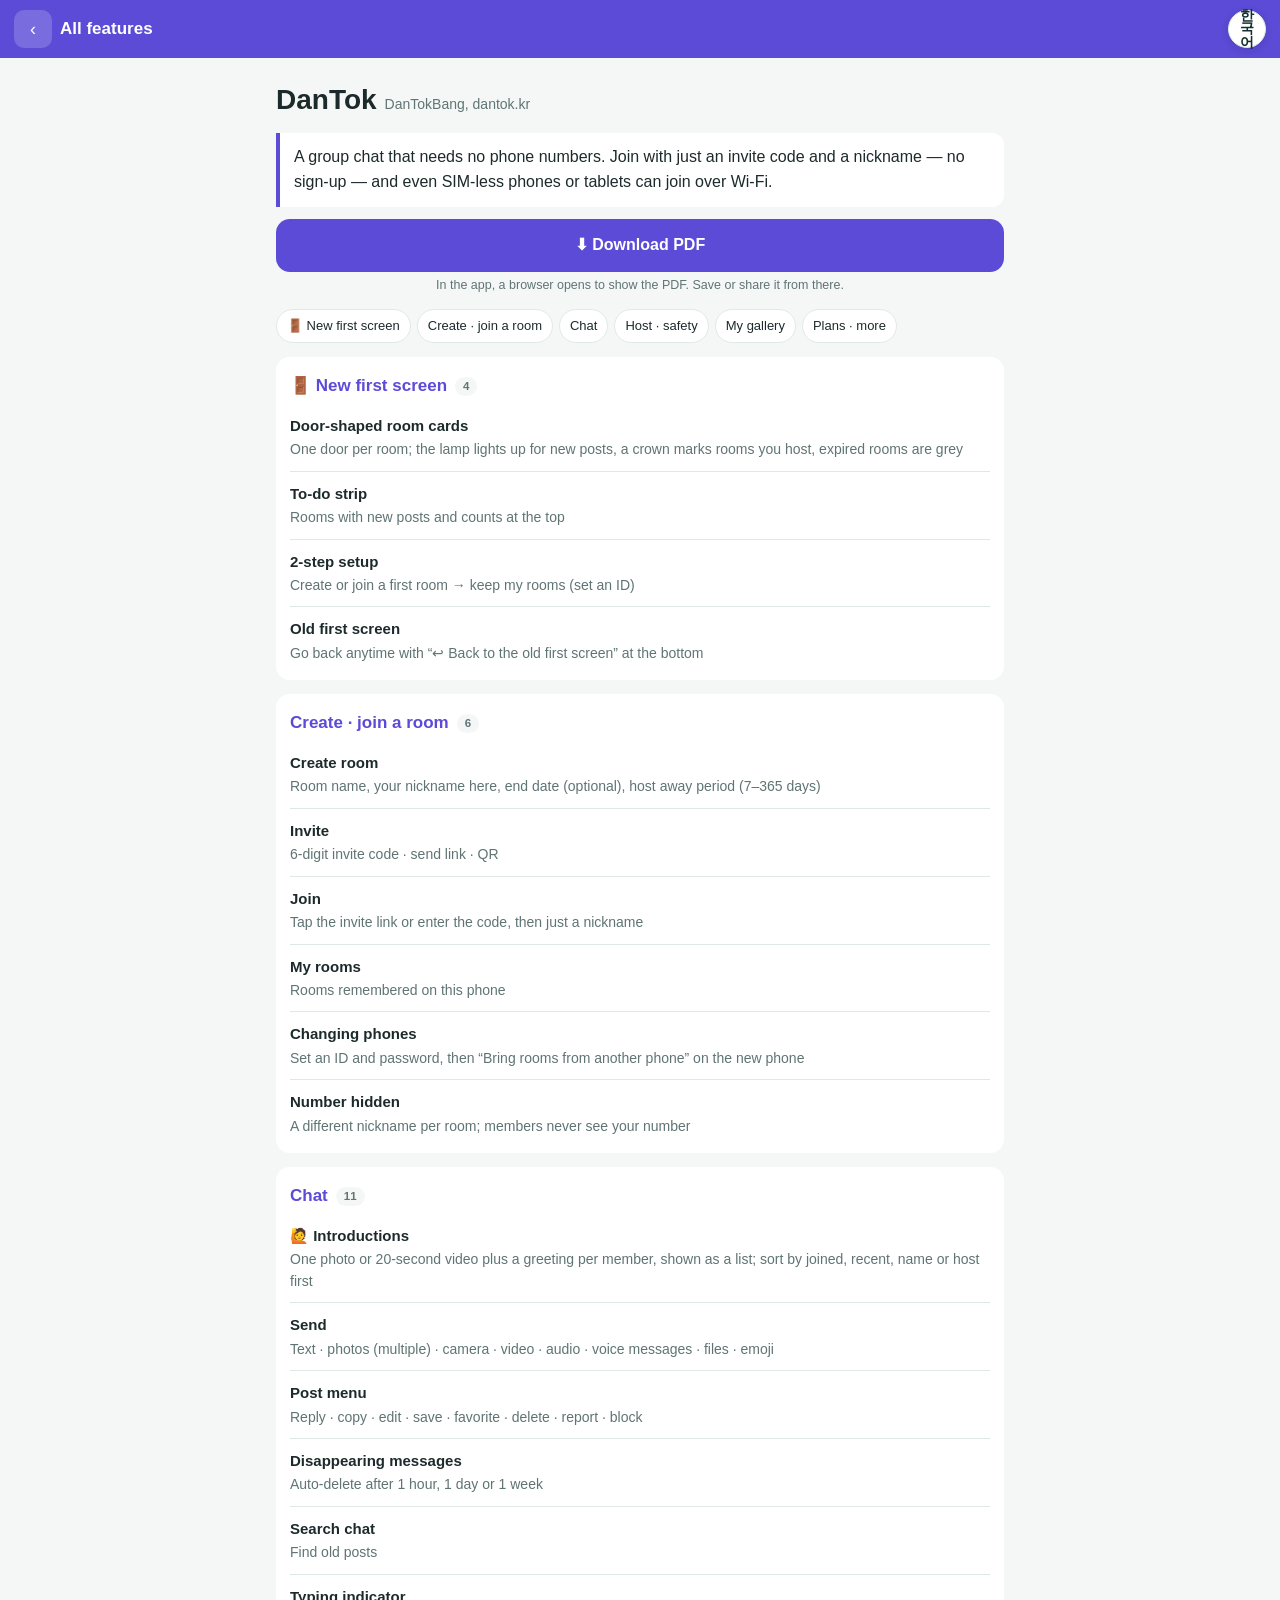
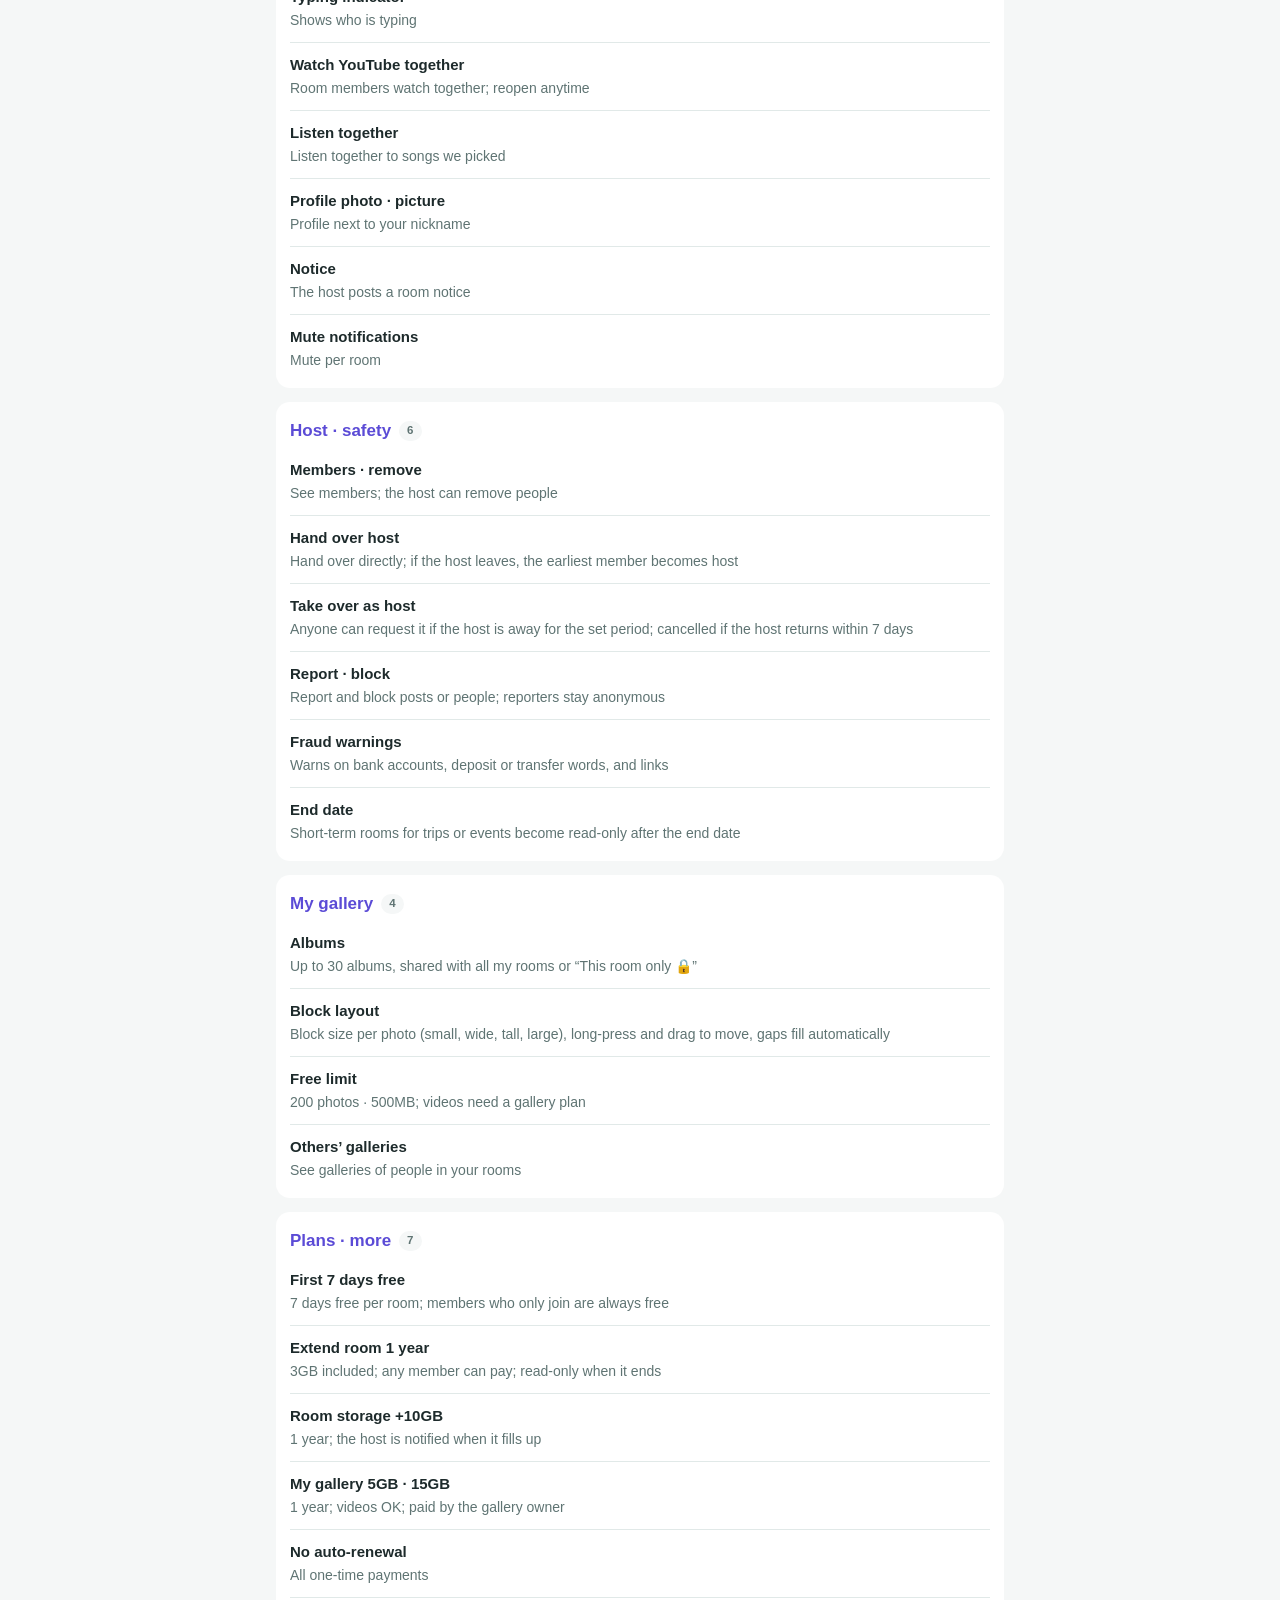
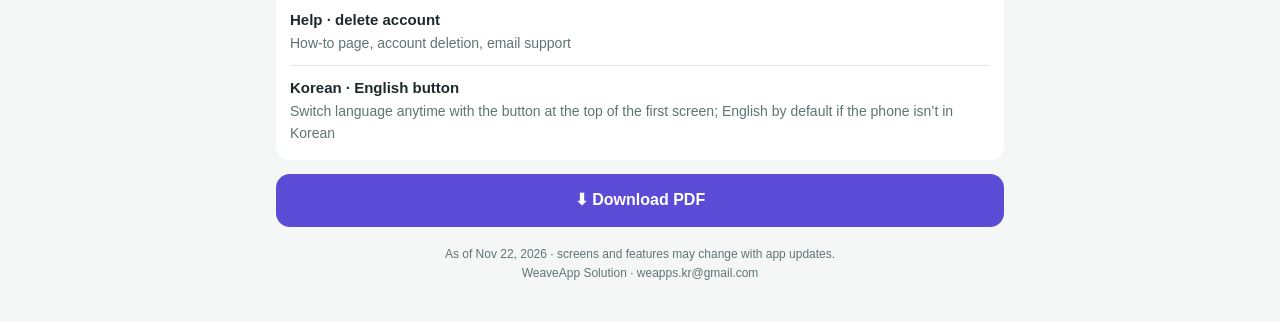
<file: features.html>
<!doctype html>
<html lang="ko">
<head>
<meta charset="utf-8">
<meta name="viewport" content="width=device-width, initial-scale=1, viewport-fit=cover">
<title>단톡방 전체 기능 소개</title>
<style>
:root{--acc:#5b4bd6;--bg:#f5f7f7;--card:#fff;--fg:#1d2a2b;--mut:#5f7473;--line:#e1e9e8;color-scheme:light}
@media (prefers-color-scheme:dark){:root{--bg:#0f1716;--card:#18221f;--fg:#e6efed;--mut:#9fb1ae;--line:#2a3734;color-scheme:dark}}
*{box-sizing:border-box}
body{margin:0;background:var(--bg);color:var(--fg);font-family:-apple-system,BlinkMacSystemFont,'Apple SD Gothic Neo','Noto Sans KR','Malgun Gothic',sans-serif;line-height:1.55;-webkit-text-size-adjust:100%}
.top{position:sticky;top:0;z-index:5;display:flex;align-items:center;gap:8px;padding:calc(env(safe-area-inset-top,0px) + 10px) 14px 10px;background:var(--acc);color:#fff}
.top button{background:rgba(255,255,255,.18);border:0;color:#fff;font-size:18px;width:38px;height:38px;border-radius:10px}
.top b{font-size:17px;flex:1}
.wrap{max-width:760px;margin:0 auto;padding:16px 16px calc(env(safe-area-inset-bottom,0px) + 28px)}
h1{margin:4px 0 2px;font-size:28px}
h1 small{font-size:14px;color:var(--mut);font-weight:500;margin-left:8px}
.lead{background:var(--card);border-left:4px solid var(--acc);border-radius:0 12px 12px 0;padding:12px 14px;margin:12px 0}
.dl{display:flex;align-items:center;justify-content:center;gap:8px;width:100%;padding:14px;border-radius:14px;background:var(--acc);color:#fff;font-weight:800;font-size:16px;text-decoration:none;margin:6px 0 4px}
.dl-n{font-size:12.5px;color:var(--mut);text-align:center;margin:0 0 14px}
.toc{display:flex;flex-wrap:wrap;gap:6px;margin:0 0 6px}
.toc a{font-size:13px;padding:6px 10px;border-radius:999px;background:var(--card);border:1px solid var(--line);color:var(--fg);text-decoration:none}
section{background:var(--card);border-radius:14px;padding:4px 14px 6px;margin:14px 0;scroll-margin-top:70px}
h2{font-size:17px;color:var(--acc);margin:12px 0 4px;display:flex;align-items:center;gap:8px}
h2 small{font-size:11.5px;color:var(--mut);font-weight:600;background:var(--bg);border-radius:999px;padding:1px 8px}
.it{padding:10px 0;border-top:1px solid var(--line)}
.it:first-of-type{border-top:0}
.it b{display:block;font-size:15px}
.it p{margin:2px 0 0;font-size:14px;color:var(--mut)}
.foot{font-size:12px;color:var(--mut);text-align:center;margin-top:18px}
</style>
<script src="dantok_i18n.js?v=20261123c"></script>
</head>
<body>
<div class="top"><button type="button" onclick="history.length>1?history.back():location.href='index.html'" aria-label="뒤로">‹</button><b>전체 기능 소개</b></div>
<div class="wrap">
<h1>단톡방<small>DanTokBang, dantok.kr</small></h1>
<p class="lead">전화번호 없이 모이는 단체 대화방입니다. 가입 없이 초대 코드와 별명만으로 들어오고, 유심 없는 공기계·태블릿도 와이파이만 있으면 참여합니다.</p>
<a class="dl" href="https://wafa.kr/features/dantok_features.pdf" target="_blank" rel="noopener" onclick="if(window.Capacitor){location.href=this.href;return false}">⬇ PDF로 내려받기</a>
<p class="dl-n">앱에서는 브라우저가 열리며 PDF를 보여 드려요. 그 화면에서 저장 · 공유하세요.</p>
<nav class="toc"><a href="#sh">🚪 새 첫 화면</a><a href="#s0">방 만들기 · 들어가기</a><a href="#s1">대화</a><a href="#s2">방장 · 안심 장치</a><a href="#s3">내 갤러리</a><a href="#s4">이용권 · 기타</a></nav>
<section id="sh"><h2>🚪 새 첫 화면<small>4</small></h2><div class="it"><b>문 모양 방 카드</b><p>내 방마다 문 하나, 새 글이 있으면 등불이 켜짐, 방장 방에는 왕관, 기간 끝난 방은 회색</p></div><div class="it"><b>지금 할 일 띠</b><p>새 글이 있는 방과 개수를 맨 위에</p></div><div class="it"><b>처음 설정 2단계</b><p>첫 방 만들기·들어가기 → 내 방 지키기(아이디 정하기)</p></div><div class="it"><b>예전 첫 화면으로</b><p>아래 「↩ 예전 첫 화면으로」로 언제든 돌아가기</p></div></section><section id="s0"><h2>방 만들기 · 들어가기<small>6</small></h2><div class="it"><b>방 만들기</b><p>방 이름, 이 방에서 쓸 내 별명, 끝나는 날(선택), 방장 자리비움 기간(7\~365일)</p></div><div class="it"><b>초대하기</b><p>초대 코드 6자리 · 링크 보내기 · QR</p></div><div class="it"><b>들어가기</b><p>초대 링크를 누르거나 초대 코드를 넣고 별명만 적기</p></div><div class="it"><b>내 방 목록</b><p>이 휴대폰에 기억된 내 방들</p></div><div class="it"><b>휴대폰 바꿀 때</b><p>아이디·비밀번호를 정해 두고 새 폰에서 「다른 휴대폰에서 쓰던 방 가져오기」</p></div><div class="it"><b>번호 비공개</b><p>방마다 다른 별명, 방 사람에게 전화번호가 보이지 않음</p></div></section><section id="s1"><h2>대화<small>11</small></h2><div class="it"><b>🙋 자기소개 · 인사</b><p>방 사람마다 사진이나 20초 영상 하나 + 인사 글. 카톡처럼 줄지어 보고, 들어온 순 · 최근 소개 순 · 이름순 · 방장 먼저로 줄 세우기</p></div><div class="it"><b>보내기</b><p>글 · 사진(여러 장 묶음) · 바로 찍기 · 동영상 · 음원 · 음성 메시지 · 파일 · 이모티콘</p></div><div class="it"><b>글 메뉴</b><p>답장 · 복사 · 고치기 · 저장 · 즐겨찾기 · 지우기 · 신고 · 차단</p></div><div class="it"><b>사라지는 메시지</b><p>1시간 · 하루 · 일주일 뒤 자동으로 사라짐</p></div><div class="it"><b>대화 검색</b><p>지난 글 찾기</p></div><div class="it"><b>입력 중 표시</b><p>누가 글을 쓰고 있는지 표시</p></div><div class="it"><b>유튜브 같이 보기</b><p>방 사람이 함께 영상 보기, 다시 열기</p></div><div class="it"><b>같이 듣기</b><p>회사가 고른 곡을 함께 듣기</p></div><div class="it"><b>프로필 사진 · 그림</b><p>내 별명 옆 프로필</p></div><div class="it"><b>공지</b><p>방장이 방 공지 올리기</p></div><div class="it"><b>알림 끄기</b><p>방별 알림 끄기</p></div></section><section id="s2"><h2>방장 · 안심 장치<small>6</small></h2><div class="it"><b>사람 목록 · 내보내기</b><p>방 사람 보기, 방장은 내보낼 수 있음</p></div><div class="it"><b>방장 넘기기</b><p>직접 넘기기, 방장이 나가면 가장 먼저 들어온 분이 자동으로 방장</p></div><div class="it"><b>방장 맡기</b><p>방장이 정한 기간 동안 안 들어오면 누구나 신청, 7일 안에 방장이 오면 취소</p></div><div class="it"><b>신고 · 차단</b><p>이상한 글·사람 신고와 차단, 신고한 사람은 알려지지 않음</p></div><div class="it"><b>금융 사기 주의 안내</b><p>계좌번호·입금·송금 같은 말이나 링크가 오면 주의 안내</p></div><div class="it"><b>끝나는 날</b><p>여행·행사처럼 잠깐 쓰는 방은 그날 이후 읽기만</p></div></section><section id="s3"><h2>내 갤러리<small>4</small></h2><div class="it"><b>앨범</b><p>앨범 30개까지, 내가 있는 모든 방 사람 또는 「이 방 사람만 🔒」 공개</p></div><div class="it"><b>블록 꾸미기</b><p>사진마다 블록 크기(작게·가로·세로·크게), 꾹 눌러 끌어 자리 바꾸기, 빈칸 자동 메우기</p></div><div class="it"><b>무료 한도</b><p>사진 200장 · 500MB, 동영상은 갤러리 이용권 필요</p></div><div class="it"><b>다른 사람 갤러리</b><p>나와 같은 방에 있는 사람의 갤러리 보기</p></div></section><section id="s4"><h2>이용권 · 기타<small>7</small></h2><div class="it"><b>처음 7일 무료</b><p>방마다 7일 무료, 참여만 하는 사람은 늘 무료</p></div><div class="it"><b>방 이용 1년 연장</b><p>기본 3GB 포함, 방 사람 누구나 낼 수 있음, 끝나면 읽기만</p></div><div class="it"><b>방 저장 공간 +10GB</b><p>1년, 공간이 차면 방장 화면에 안내</p></div><div class="it"><b>내 갤러리 5GB · 15GB</b><p>1년, 동영상 가능, 갤러리 주인 본인이 결제</p></div><div class="it"><b>자동 결제 없음</b><p>모두 한 번 결제</p></div><div class="it"><b>이용 안내 · 계정 삭제</b><p>사용법 페이지, 계정 삭제, 메일 문의</p></div><div class="it"><b>한국어 · English 단추</b><p>첫 화면 위쪽 단추로 언제든 언어 바꾸기, 휴대폰이 한국어가 아니면 처음부터 영어</p></div></section>
<a class="dl" href="https://wafa.kr/features/dantok_features.pdf" target="_blank" rel="noopener" onclick="if(window.Capacitor){location.href=this.href;return false}">⬇ PDF로 내려받기</a>
<p class="foot">2026년 11월 22일 기준 · 화면과 기능은 앱 업데이트에 따라 바뀔 수 있습니다.<br>위브앱솔루션 · weapps.kr@gmail.com</p>
</div>
</body>
</html>
</file>
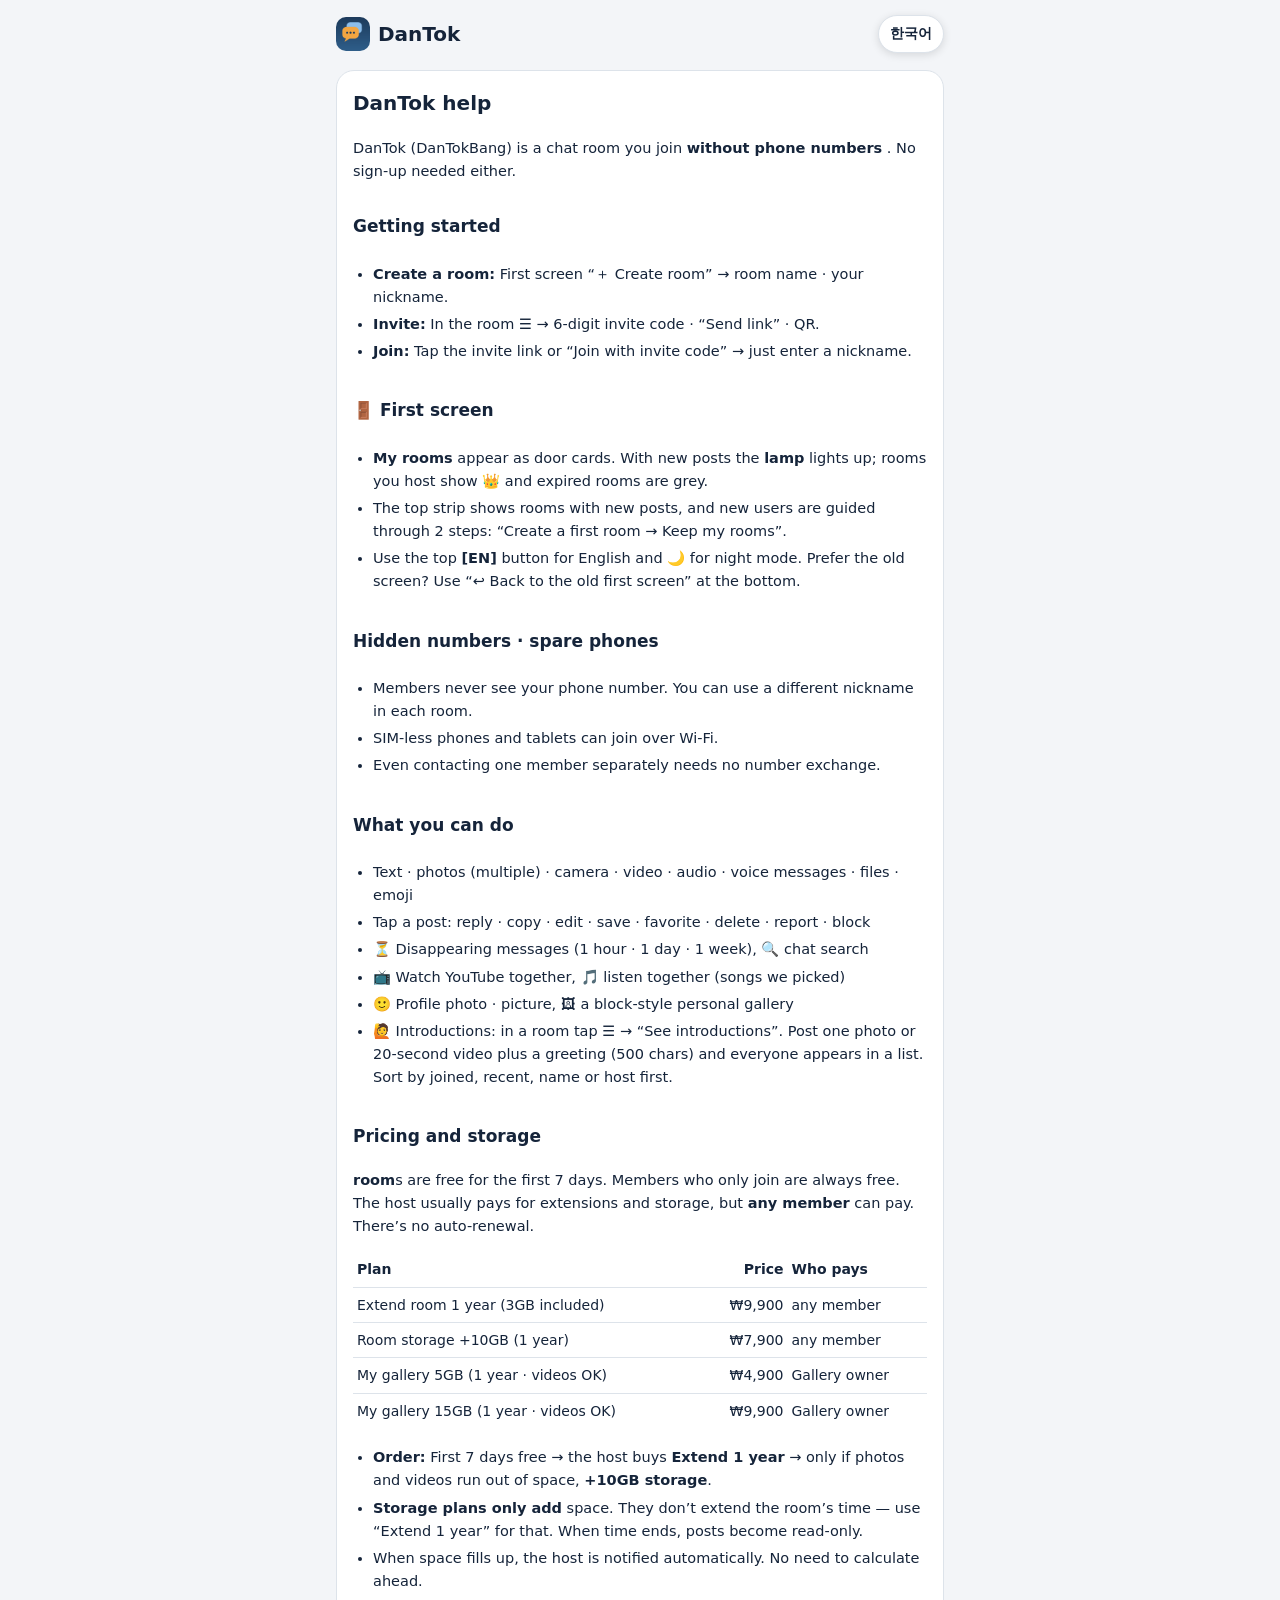
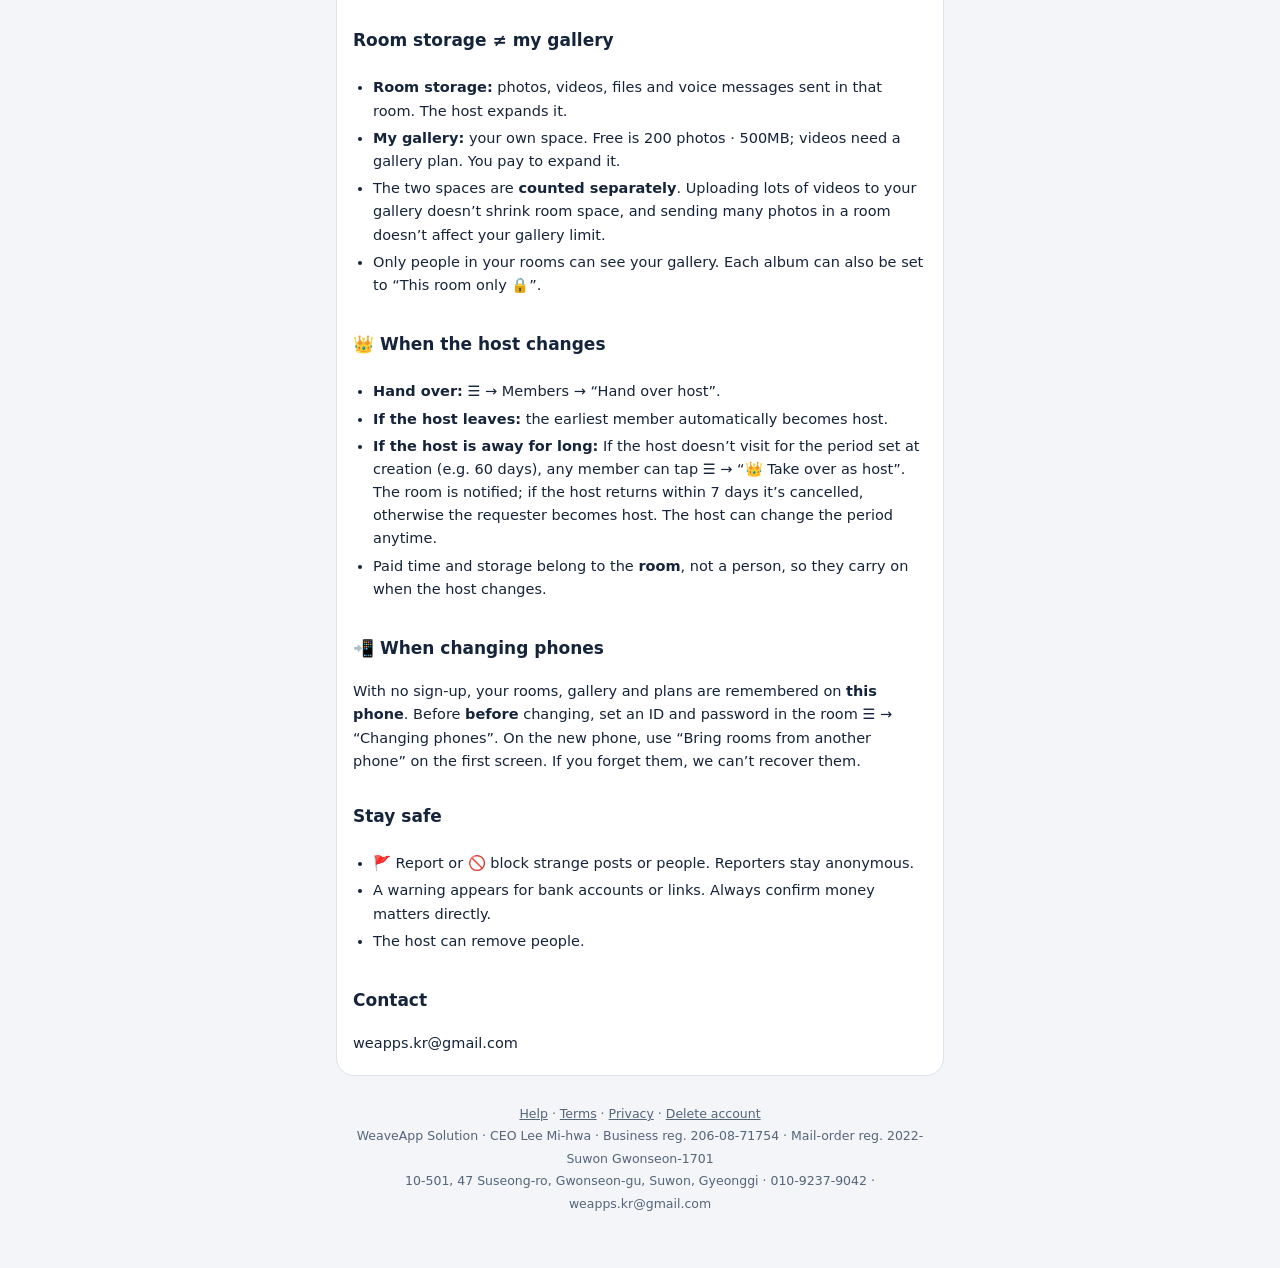
<file: help.html>
<!DOCTYPE html>
<html lang="ko">
<head>
<meta charset="utf-8">
<meta name="viewport" content="width=device-width, initial-scale=1, viewport-fit=cover">
<script>try{var _t=localStorage.getItem("dt_theme");if(_t==="dark"||_t==="light")document.documentElement.setAttribute("data-theme",_t);}catch(e){}</script>
<title>이용 안내 — 단톡방</title>
<meta name="theme-color" content="#1D3B5C">
<link rel="icon" href="icon_192.png"><link rel="apple-touch-icon" href="apple-touch-icon.png"><link rel="manifest" href="manifest.json">
<link rel="stylesheet" href="dt.css?v=20261117d">
<style>.doc h2{ font-size:17px; margin:16px 0 4px; } .doc p, .doc li{ font-size:14.5px; color:var(--ink); margin:4px 0; } .doc ul{ padding-left:20px; margin:4px 0; }</style>

<script src="dantok_i18n.js?v=20261123c"></script>
</head>
<body>
<div class="w">
  <div class="top"><a class="logo" href="./"><img src="icon_192.png" alt="" style="width:34px;height:34px;border-radius:10px">단톡방</a></div>
  <section class="card doc">
    <h2 style="margin-top:0;font-size:20px">단톡방 이용 안내</h2>
    <p>단톡방 DanTokBang은 <b>전화번호 없이</b> 모이는 대화방이에요. 가입도 필요 없어요.</p>
<h2>시작하기</h2><ul><li><b>방 만들기:</b> 첫 화면 「＋ 방 만들기」 → 방 이름 · 내 별명.</li><li><b>초대하기:</b> 방 안 ☰ → 초대 코드 6자리 · 「링크 보내기」 · QR.</li><li><b>들어가기:</b> 초대 링크를 누르거나 「초대 코드로 들어가기」 → 별명만 적으면 끝.</li></ul>
<h2>🚪 첫 화면</h2><ul><li><b>내 방</b>은 문 모양 카드로 보여요. 새 글이 있으면 <b>등불</b>이 켜지고, 내가 방장인 방에는 👑, 기간이 끝난 방은 회색이에요.</li><li>맨 위 띠가 새 글이 있는 방을 알려 주고, 처음에는 「첫 방 만들기 → 내 방 지키기」 2단계를 차례로 안내해요.</li><li>위쪽 <b>[EN]</b> 단추로 영어 화면, 🌙 단추로 야간 화면. 예전 화면이 편하면 맨 아래 「↩ 예전 첫 화면으로」.</li></ul><h2>번호 비공개 · 공기계</h2><ul><li>방 사람에게 내 전화번호가 보이지 않아요. 방마다 다른 별명을 쓸 수 있어요.</li><li>유심 없는 공기계 · 태블릿도 와이파이만 있으면 참여해요.</li><li>방 안에서 한 사람에게 따로 연락할 때도 번호를 주고받을 필요가 없어요.</li></ul>
<h2>할 수 있는 것</h2><ul><li>글 · 사진(여러 장) · 바로 찍기 · 동영상 · 음원 · 음성 메시지 · 파일 · 이모티콘</li><li>글을 누르면: 답장 · 복사 · 고치기 · 저장 · 즐겨찾기 · 지우기 · 신고 · 차단</li><li>⏳ 사라지는 메시지(1시간 · 하루 · 일주일), 🔍 대화 검색</li><li>📺 유튜브 같이 보기, 🎵 같이 듣기(회사가 고른 곡)</li><li>🙂 프로필 사진 · 그림, 🖼 블록처럼 꾸미는 내 갤러리</li><li>🙋 자기소개 · 인사: 방 안 ☰ → 「자기소개 · 인사 보기」. 사진이나 20초 영상 하나와 인사 글(500자)을 올리면 카톡처럼 줄지어 보여요. 위에서 들어온 순 · 최근 소개 순 · 이름순 · 방장 먼저로 줄 세워요.</li></ul>
<h2 id="pay">이용료와 저장 공간</h2>
<p><b>방</b>은 처음 7일 무료예요. 참여만 하는 사람은 늘 무료예요. 방 연장 · 저장권은 보통 방장이 내지만 <b>방 사람 누구나</b> 낼 수 있어요. 자동 결제는 없어요.</p>
<table style="width:100%;border-collapse:collapse;font-size:14px"><thead><tr><th style="text-align:left;border-bottom:1.5px solid var(--line);padding:6px 4px">이용권</th><th style="text-align:right;border-bottom:1.5px solid var(--line);padding:6px 4px">값</th><th style="text-align:left;border-bottom:1.5px solid var(--line);padding:6px 4px">누가</th></tr></thead><tbody>
<tr><td style="padding:6px 4px;border-bottom:1px solid var(--line)">방 이용 1년 연장 (기본 3GB 포함)</td><td style="text-align:right;padding:6px 4px;border-bottom:1px solid var(--line)">9,900원</td><td style="padding:6px 4px;border-bottom:1px solid var(--line)">방 사람 누구나</td></tr>
<tr><td style="padding:6px 4px;border-bottom:1px solid var(--line)">방 저장 공간 +10GB (1년)</td><td style="text-align:right;padding:6px 4px;border-bottom:1px solid var(--line)">7,900원</td><td style="padding:6px 4px;border-bottom:1px solid var(--line)">방 사람 누구나</td></tr>
<tr><td style="padding:6px 4px;border-bottom:1px solid var(--line)">내 갤러리 5GB (1년 · 동영상 가능)</td><td style="text-align:right;padding:6px 4px;border-bottom:1px solid var(--line)">4,900원</td><td style="padding:6px 4px;border-bottom:1px solid var(--line)">갤러리 주인 본인</td></tr>
<tr><td style="padding:6px 4px">내 갤러리 15GB (1년 · 동영상 가능)</td><td style="text-align:right;padding:6px 4px">9,900원</td><td style="padding:6px 4px">갤러리 주인 본인</td></tr></tbody></table>
<ul><li><b>순서:</b> 처음 7일 무료 → 방장이 <b>1년 연장</b> → 사진 · 동영상이 많아 공간이 모자랄 때만 <b>+10GB 저장권</b>.</li>
<li><b>저장권은 공간만</b> 늘려요. 방 이용 기간은 늘지 않으니 기간은 「1년 연장」으로 늘려요. 기간이 끝나면 글은 읽기만 돼요.</li>
<li>공간이 다 차면 방장 화면에 안내가 저절로 떠요. 미리 계산하지 않아도 돼요.</li></ul>
<h2>방 저장 공간 ≠ 내 갤러리</h2>
<ul><li><b>방 저장 공간:</b> 그 방 대화에 보낸 사진 · 동영상 · 파일 · 음성 메시지. 방장이 늘려요.</li>
<li><b>내 갤러리:</b> 나만의 공간이에요. 무료는 사진 200장 · 500MB, 동영상은 갤러리 이용권이 있어야 올려요. 늘리는 비용은 본인이 내요.</li>
<li>두 공간은 <b>따로 계산</b>돼요. 내가 갤러리에 동영상을 많이 올려도 방 공간은 줄지 않고, 방에 사진을 많이 보내도 내 갤러리 한도와 상관없어요.</li>
<li>내 갤러리는 나와 같은 방에 있는 사람만 볼 수 있어요. 앨범마다 「이 방 사람만 🔒」으로 정할 수도 있어요.</li></ul>
<h2>👑 방장이 바뀔 때</h2>
<ul><li><b>직접 넘기기:</b> ☰ → 사람 목록 → 「방장 넘기기」.</li><li><b>방장이 나가면:</b> 가장 먼저 들어온 분이 자동으로 방장이 돼요.</li>
<li><b>방장이 오래 자리를 비우면:</b> 방을 만들 때 정한 기간(예: 60일) 동안 방장이 한 번도 들어오지 않으면, 방 사람 누구나 ☰ → 「👑 방장 맡기」를 누를 수 있어요. 방에 알림이 뜨고, 방장이 7일 안에 들어오면 취소, 들어오지 않으면 신청한 분이 방장이 돼요. 기간은 방장이 언제든 바꿀 수 있어요.</li>
<li>낸 이용 기간 · 저장 공간은 사람이 아니라 <b>방</b>에 붙어 있어서, 방장이 바뀌어도 그대로 이어져요.</li></ul>
<h2>📲 휴대폰을 바꿀 때</h2>
<p>가입이 없어서 내 방 · 갤러리 · 산 이용권은 <b>지금 이 휴대폰</b>에 기억돼요. 바꾸기 <b>전에</b> 방 안 ☰ → 「휴대폰 바꿀 때」에서 아이디 · 비밀번호를 정해 두세요. 새 휴대폰 첫 화면 「다른 휴대폰에서 쓰던 방 가져오기」로 그대로 옮겨져요. 아이디 · 비밀번호를 잊으면 회사도 찾아 드릴 수 없어요.</p>
<h2>안심하고 쓰기</h2><ul><li>이상한 글 · 사람은 🚩 신고, 🚫 차단. 신고한 사람은 알려지지 않아요.</li><li>계좌번호 · 링크가 오면 주의 안내가 떠요. 돈 이야기는 꼭 직접 확인하세요.</li><li>방장은 사람을 내보낼 수 있어요.</li></ul>
<h2>문의</h2><p>weapps.kr@gmail.com</p>
  </section>
  <p class="foot"><a href="help.html">이용 안내</a> · <a href="terms.html">이용약관</a> · <a href="privacy.html">개인정보처리방침</a> · <a href="delete.html">계정 삭제</a><br>
    위브앱솔루션 · 대표 이미화 · 사업자등록번호 206-08-71754 · 통신판매업신고 2022-수원권선-1701<br>경기도 수원시 권선구 수성로47 10동 501호 · 010-9237-9042 · weapps.kr@gmail.com</p>
</div>
<div class="toast" id="toast" role="status"></div>

</body>
</html>
</file>
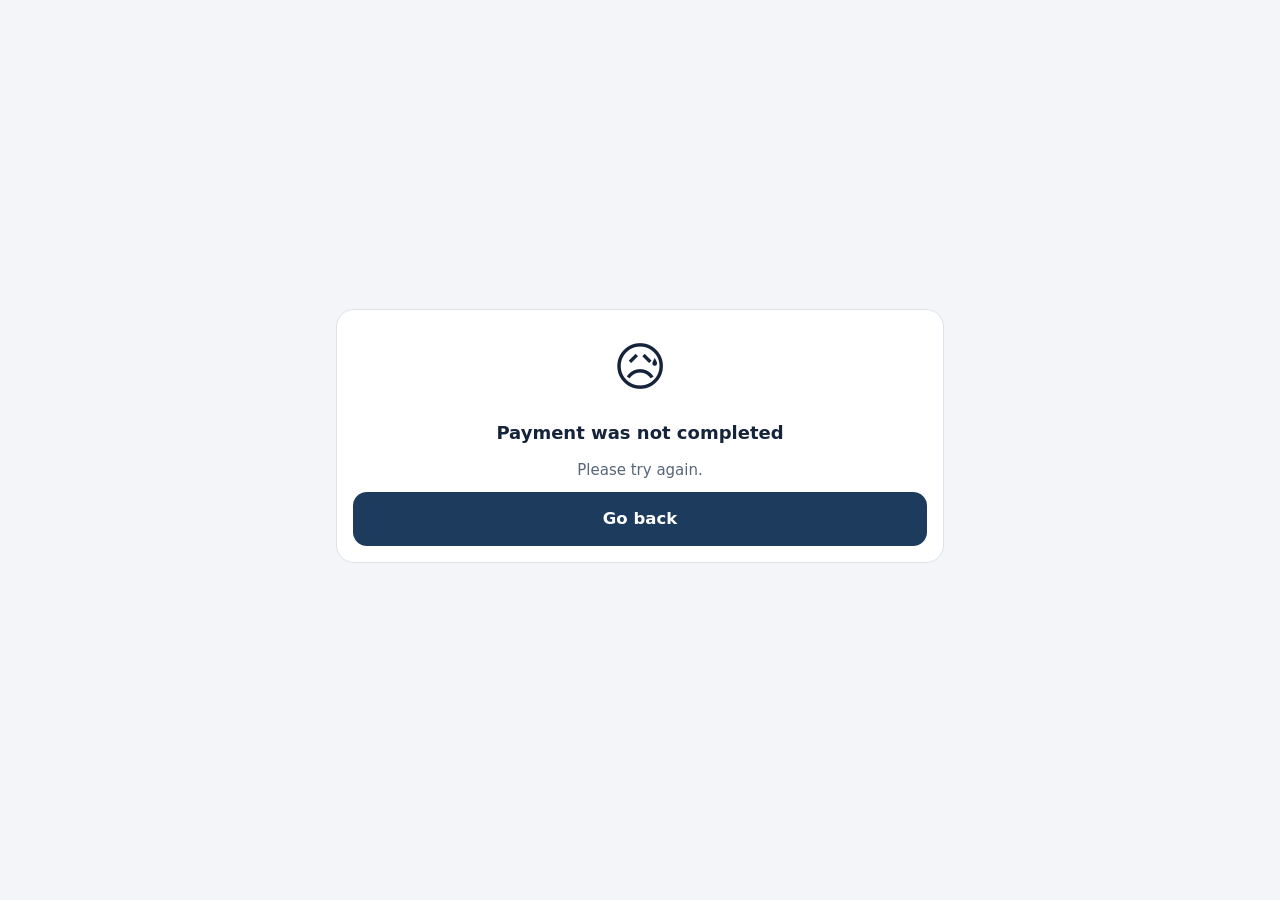
<file: paid.html>
<!DOCTYPE html>
<html lang="ko">
<head>
<meta charset="utf-8">
<meta name="viewport" content="width=device-width, initial-scale=1, viewport-fit=cover">
<script>try{var _t=localStorage.getItem("dt_theme");if(_t==="dark"||_t==="light")document.documentElement.setAttribute("data-theme",_t);}catch(e){}</script>
<link rel="icon" href="icon_192.png"><link rel="apple-touch-icon" href="apple-touch-icon.png"><link rel="manifest" href="manifest.json">
<title>결제 — 단톡방</title>
<!-- 💬 이니시스 결제를 마치고 돌아오는 곳(aliascall-web-pay → https://dantok.kr/paid.html?webpaid=1|0&sku=…&msg=…). 2026-11-17 -->
<link rel="stylesheet" href="dt.css?v=20261117d">
<script src="dantok_i18n.js?v=20261123c"></script>
</head>
<body>
<div class="w" style="min-height:100vh;justify-content:center">
  <section class="card" style="text-align:center;align-items:center">
    <div id="ic" style="font-size:52px">⏳</div>
    <h2 id="t">결제를 확인하는 중…</h2>
    <p id="m"></p>
    <a class="btn" id="go" href="./" style="align-self:stretch">돌아가기</a>
  </section>
</div>
<script>
(function(){
  var q = new URLSearchParams(location.search), ok = q.get('webpaid') === '1', back = './';
  try { back = localStorage.getItem('dt_pay_back') || './'; localStorage.removeItem('dt_pay_back'); } catch (e) {}
  if (!/^https:\/\/dantok\.kr\//.test(back) && back !== './') back = './';
  var names = { dantok_room_1y: '방 이용 기간이 1년 늘었어요.', dantok_room_10g: '방 저장 공간이 10GB 늘었어요.', dantok_gal_5g: '내 갤러리가 5GB로 늘었어요. 이제 동영상도 올릴 수 있어요.', dantok_gal_15g: '내 갤러리가 15GB로 늘었어요. 이제 동영상도 올릴 수 있어요.' };
  document.getElementById('ic').textContent = ok ? '🎉' : '😥';
  document.getElementById('t').textContent = ok ? '결제가 끝났어요' : '결제를 마치지 못했어요';
  document.getElementById('m').textContent = ok ? (names[q.get('sku')] || '고맙습니다!') : (q.get('msg') || '다시 시도해 주세요.');
  document.getElementById('go').href = back;
  if (ok) { try { localStorage.setItem('dt_keep_ask', '1'); } catch (e) {} setTimeout(function(){ location.replace(back); }, 2500); }
})();
</script>
</body>
</html>
</file>
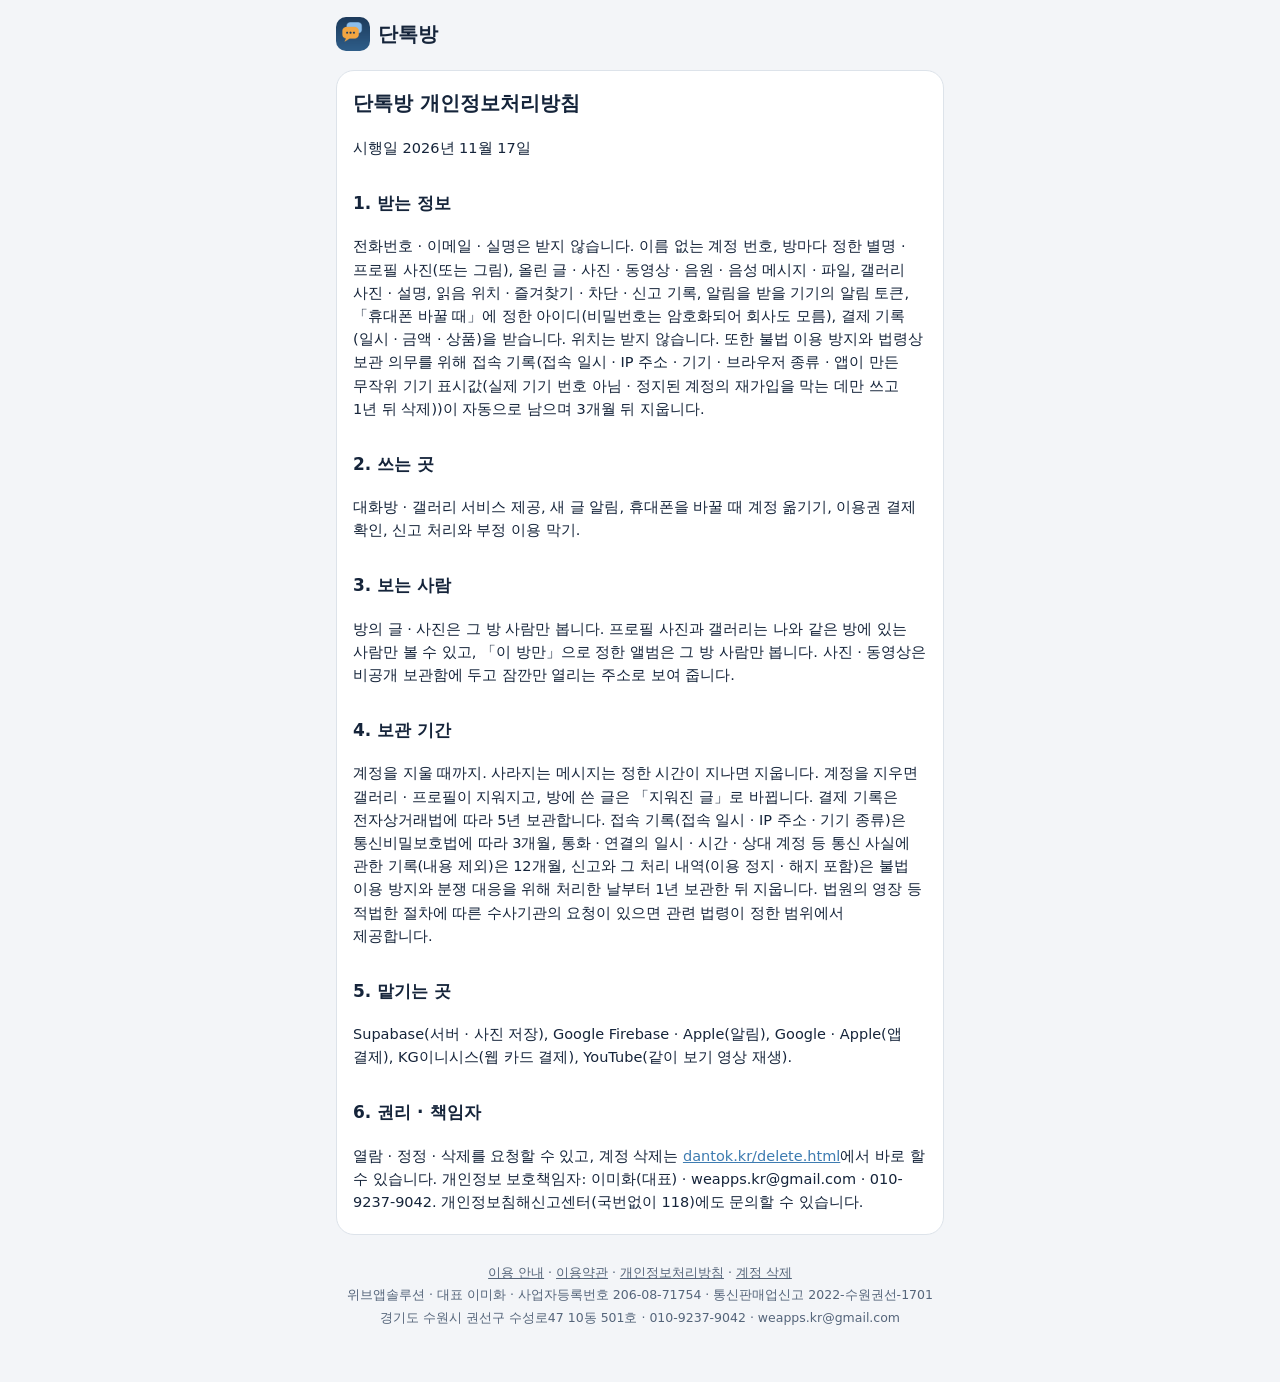
<file: privacy.html>
<!DOCTYPE html>
<html lang="ko">
<head>
<meta charset="utf-8">
<meta name="viewport" content="width=device-width, initial-scale=1, viewport-fit=cover">
<script>try{var _t=localStorage.getItem("dt_theme");if(_t==="dark"||_t==="light")document.documentElement.setAttribute("data-theme",_t);}catch(e){}</script>
<title>개인정보처리방침 — 단톡방</title>
<meta name="theme-color" content="#1D3B5C">
<link rel="icon" href="icon_192.png"><link rel="apple-touch-icon" href="apple-touch-icon.png"><link rel="manifest" href="manifest.json">
<link rel="stylesheet" href="dt.css?v=20261117d">
<style>.doc h2{ font-size:17px; margin:16px 0 4px; } .doc p, .doc li{ font-size:14.5px; color:var(--ink); margin:4px 0; } .doc ul{ padding-left:20px; margin:4px 0; }</style>

</head>
<body>
<div class="w">
  <div class="top"><a class="logo" href="./"><img src="icon_192.png" alt="" style="width:34px;height:34px;border-radius:10px">단톡방</a></div>
  <section class="card doc">
    <h2 style="margin-top:0;font-size:20px">단톡방 개인정보처리방침</h2><p class="hint">시행일 2026년 11월 17일</p>
<h2>1. 받는 정보</h2><p>전화번호 · 이메일 · 실명은 받지 않습니다. 이름 없는 계정 번호, 방마다 정한 별명 · 프로필 사진(또는 그림), 올린 글 · 사진 · 동영상 · 음원 · 음성 메시지 · 파일, 갤러리 사진 · 설명, 읽음 위치 · 즐겨찾기 · 차단 · 신고 기록, 알림을 받을 기기의 알림 토큰, 「휴대폰 바꿀 때」에 정한 아이디(비밀번호는 암호화되어 회사도 모름), 결제 기록(일시 · 금액 · 상품)을 받습니다. 위치는 받지 않습니다. 또한 불법 이용 방지와 법령상 보관 의무를 위해 접속 기록(접속 일시 · IP 주소 · 기기 · 브라우저 종류 · 앱이 만든 무작위 기기 표시값(실제 기기 번호 아님 · 정지된 계정의 재가입을 막는 데만 쓰고 1년 뒤 삭제))이 자동으로 남으며 3개월 뒤 지웁니다.</p>
<h2>2. 쓰는 곳</h2><p>대화방 · 갤러리 서비스 제공, 새 글 알림, 휴대폰을 바꿀 때 계정 옮기기, 이용권 결제 확인, 신고 처리와 부정 이용 막기.</p>
<h2>3. 보는 사람</h2><p>방의 글 · 사진은 그 방 사람만 봅니다. 프로필 사진과 갤러리는 나와 같은 방에 있는 사람만 볼 수 있고, 「이 방만」으로 정한 앨범은 그 방 사람만 봅니다. 사진 · 동영상은 비공개 보관함에 두고 잠깐만 열리는 주소로 보여 줍니다.</p>
<h2>4. 보관 기간</h2><p>계정을 지울 때까지. 사라지는 메시지는 정한 시간이 지나면 지웁니다. 계정을 지우면 갤러리 · 프로필이 지워지고, 방에 쓴 글은 「지워진 글」로 바뀝니다. 결제 기록은 전자상거래법에 따라 5년 보관합니다. 접속 기록(접속 일시 · IP 주소 · 기기 종류)은 통신비밀보호법에 따라 3개월, 통화 · 연결의 일시 · 시간 · 상대 계정 등 통신 사실에 관한 기록(내용 제외)은 12개월, 신고와 그 처리 내역(이용 정지 · 해지 포함)은 불법 이용 방지와 분쟁 대응을 위해 처리한 날부터 1년 보관한 뒤 지웁니다. 법원의 영장 등 적법한 절차에 따른 수사기관의 요청이 있으면 관련 법령이 정한 범위에서 제공합니다.</p>
<h2>5. 맡기는 곳</h2><p>Supabase(서버 · 사진 저장), Google Firebase · Apple(알림), Google · Apple(앱 결제), KG이니시스(웹 카드 결제), YouTube(같이 보기 영상 재생).</p>
<h2>6. 권리 · 책임자</h2><p>열람 · 정정 · 삭제를 요청할 수 있고, 계정 삭제는 <a href="delete.html">dantok.kr/delete.html</a>에서 바로 할 수 있습니다. 개인정보 보호책임자: 이미화(대표) · weapps.kr@gmail.com · 010-9237-9042. 개인정보침해신고센터(국번없이 118)에도 문의할 수 있습니다.</p>
  </section>
  <p class="foot"><a href="help.html">이용 안내</a> · <a href="terms.html">이용약관</a> · <a href="privacy.html">개인정보처리방침</a> · <a href="delete.html">계정 삭제</a><br>
    위브앱솔루션 · 대표 이미화 · 사업자등록번호 206-08-71754 · 통신판매업신고 2022-수원권선-1701<br>경기도 수원시 권선구 수성로47 10동 501호 · 010-9237-9042 · weapps.kr@gmail.com</p>
</div>
<div class="toast" id="toast" role="status"></div>

</body>
</html>
</file>
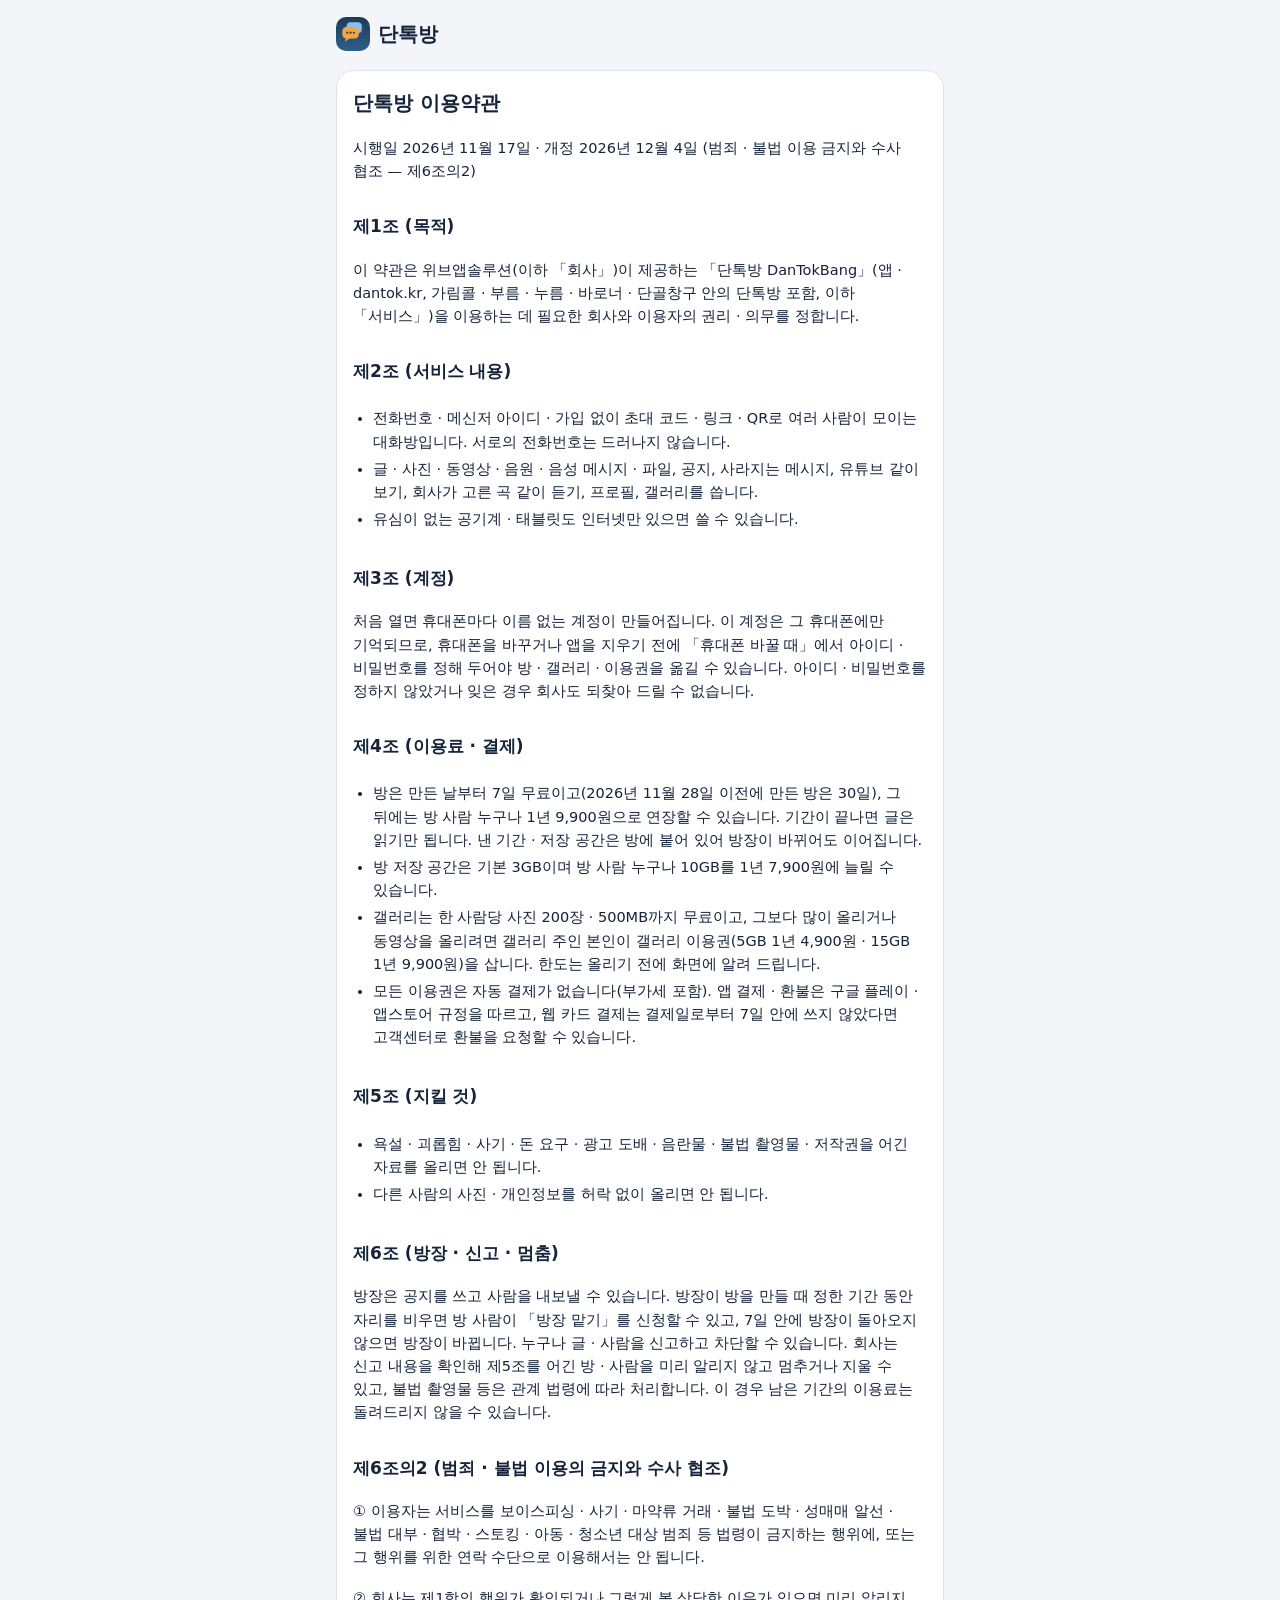
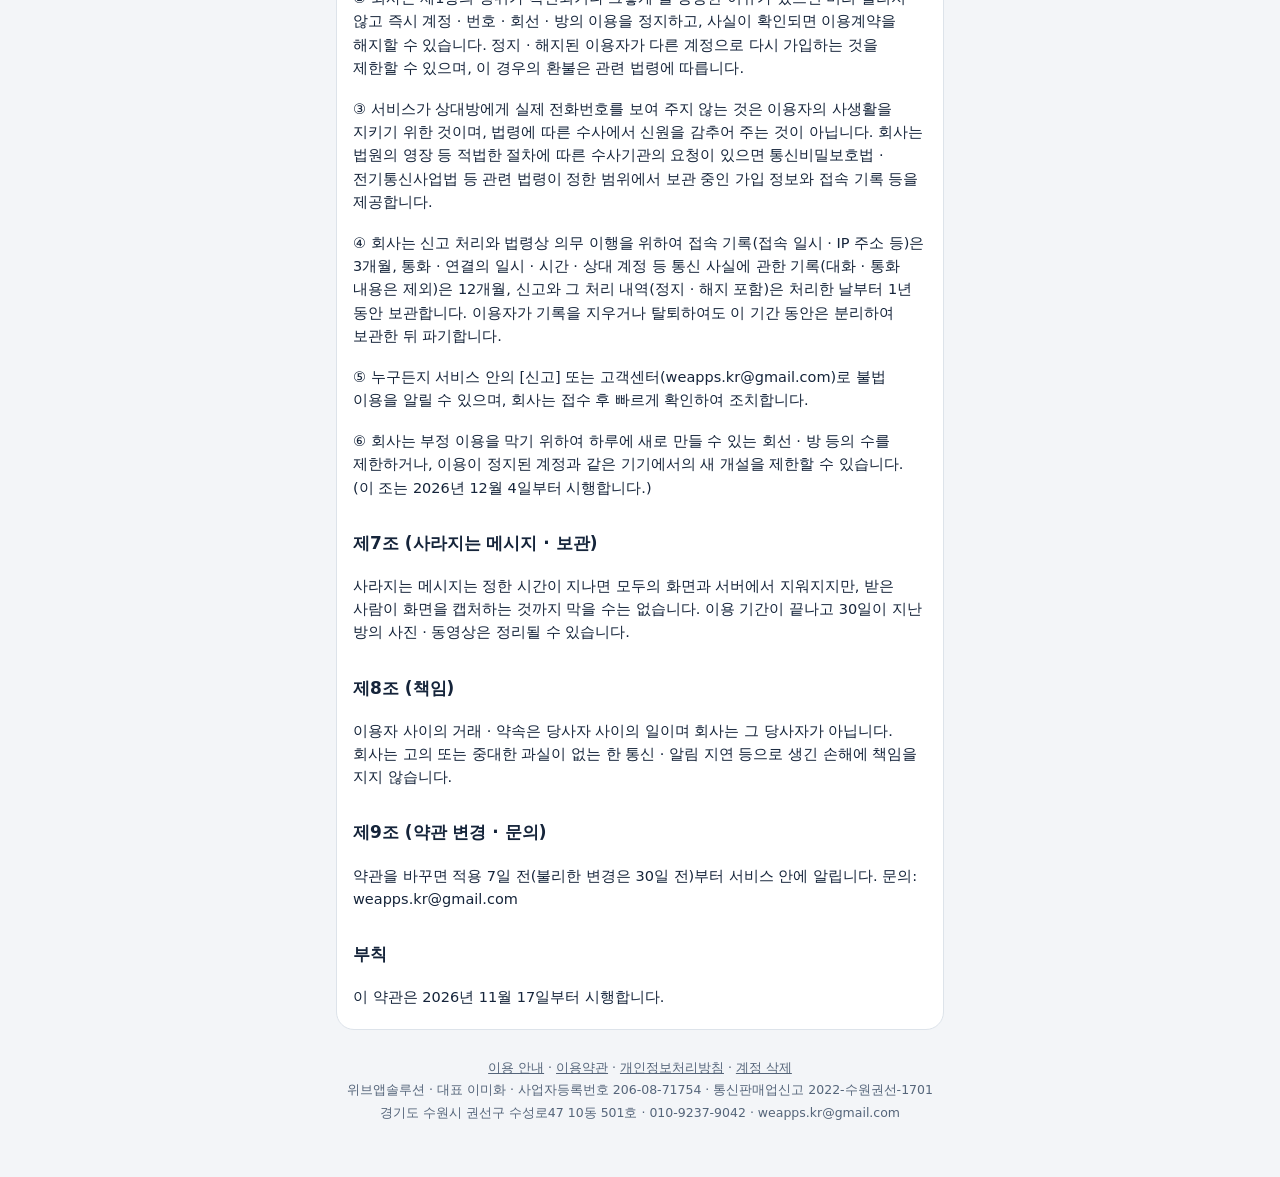
<file: terms.html>
<!DOCTYPE html>
<html lang="ko">
<head>
<meta charset="utf-8">
<meta name="viewport" content="width=device-width, initial-scale=1, viewport-fit=cover">
<script>try{var _t=localStorage.getItem("dt_theme");if(_t==="dark"||_t==="light")document.documentElement.setAttribute("data-theme",_t);}catch(e){}</script>
<title>이용약관 — 단톡방</title>
<meta name="theme-color" content="#1D3B5C">
<link rel="icon" href="icon_192.png"><link rel="apple-touch-icon" href="apple-touch-icon.png"><link rel="manifest" href="manifest.json">
<link rel="stylesheet" href="dt.css?v=20261117d">
<style>.doc h2{ font-size:17px; margin:16px 0 4px; } .doc p, .doc li{ font-size:14.5px; color:var(--ink); margin:4px 0; } .doc ul{ padding-left:20px; margin:4px 0; }</style>

</head>
<body>
<div class="w">
  <div class="top"><a class="logo" href="./"><img src="icon_192.png" alt="" style="width:34px;height:34px;border-radius:10px">단톡방</a></div>
  <section class="card doc">
    <h2 style="margin-top:0;font-size:20px">단톡방 이용약관</h2><p class="hint">시행일 2026년 11월 17일 · 개정 2026년 12월 4일 (범죄 · 불법 이용 금지와 수사 협조 — 제6조의2)</p>
<h2>제1조 (목적)</h2><p>이 약관은 위브앱솔루션(이하 「회사」)이 제공하는 「단톡방 DanTokBang」(앱 · dantok.kr, 가림콜 · 부름 · 누름 · 바로너 · 단골창구 안의 단톡방 포함, 이하 「서비스」)을 이용하는 데 필요한 회사와 이용자의 권리 · 의무를 정합니다.</p>
<h2>제2조 (서비스 내용)</h2><ul><li>전화번호 · 메신저 아이디 · 가입 없이 초대 코드 · 링크 · QR로 여러 사람이 모이는 대화방입니다. 서로의 전화번호는 드러나지 않습니다.</li>
<li>글 · 사진 · 동영상 · 음원 · 음성 메시지 · 파일, 공지, 사라지는 메시지, 유튜브 같이 보기, 회사가 고른 곡 같이 듣기, 프로필, 갤러리를 씁니다.</li>
<li>유심이 없는 공기계 · 태블릿도 인터넷만 있으면 쓸 수 있습니다.</li></ul>
<h2>제3조 (계정)</h2><p>처음 열면 휴대폰마다 이름 없는 계정이 만들어집니다. 이 계정은 그 휴대폰에만 기억되므로, 휴대폰을 바꾸거나 앱을 지우기 전에 「휴대폰 바꿀 때」에서 아이디 · 비밀번호를 정해 두어야 방 · 갤러리 · 이용권을 옮길 수 있습니다. 아이디 · 비밀번호를 정하지 않았거나 잊은 경우 회사도 되찾아 드릴 수 없습니다.</p>
<h2>제4조 (이용료 · 결제)</h2><ul><li>방은 만든 날부터 7일 무료이고(2026년 11월 28일 이전에 만든 방은 30일), 그 뒤에는 방 사람 누구나 1년 9,900원으로 연장할 수 있습니다. 기간이 끝나면 글은 읽기만 됩니다. 낸 기간 · 저장 공간은 방에 붙어 있어 방장이 바뀌어도 이어집니다.</li>
<li>방 저장 공간은 기본 3GB이며 방 사람 누구나 10GB를 1년 7,900원에 늘릴 수 있습니다.</li>
<li>갤러리는 한 사람당 사진 200장 · 500MB까지 무료이고, 그보다 많이 올리거나 동영상을 올리려면 갤러리 주인 본인이 갤러리 이용권(5GB 1년 4,900원 · 15GB 1년 9,900원)을 삽니다. 한도는 올리기 전에 화면에 알려 드립니다.</li>
<li>모든 이용권은 자동 결제가 없습니다(부가세 포함). 앱 결제 · 환불은 구글 플레이 · 앱스토어 규정을 따르고, 웹 카드 결제는 결제일로부터 7일 안에 쓰지 않았다면 고객센터로 환불을 요청할 수 있습니다.</li></ul>
<h2>제5조 (지킬 것)</h2><ul><li>욕설 · 괴롭힘 · 사기 · 돈 요구 · 광고 도배 · 음란물 · 불법 촬영물 · 저작권을 어긴 자료를 올리면 안 됩니다.</li><li>다른 사람의 사진 · 개인정보를 허락 없이 올리면 안 됩니다.</li></ul>
<h2>제6조 (방장 · 신고 · 멈춤)</h2><p>방장은 공지를 쓰고 사람을 내보낼 수 있습니다. 방장이 방을 만들 때 정한 기간 동안 자리를 비우면 방 사람이 「방장 맡기」를 신청할 수 있고, 7일 안에 방장이 돌아오지 않으면 방장이 바뀝니다. 누구나 글 · 사람을 신고하고 차단할 수 있습니다. 회사는 신고 내용을 확인해 제5조를 어긴 방 · 사람을 미리 알리지 않고 멈추거나 지울 수 있고, 불법 촬영물 등은 관계 법령에 따라 처리합니다. 이 경우 남은 기간의 이용료는 돌려드리지 않을 수 있습니다.</p>
<h2>제6조의2 (범죄 · 불법 이용의 금지와 수사 협조)</h2>
<p>① 이용자는 서비스를 보이스피싱 · 사기 · 마약류 거래 · 불법 도박 · 성매매 알선 · 불법 대부 · 협박 · 스토킹 · 아동 · 청소년 대상 범죄 등 법령이 금지하는 행위에, 또는 그 행위를 위한 연락 수단으로 이용해서는 안 됩니다.</p>
<p>② 회사는 제1항의 행위가 확인되거나 그렇게 볼 상당한 이유가 있으면 미리 알리지 않고 즉시 계정 · 번호 · 회선 · 방의 이용을 정지하고, 사실이 확인되면 이용계약을 해지할 수 있습니다. 정지 · 해지된 이용자가 다른 계정으로 다시 가입하는 것을 제한할 수 있으며, 이 경우의 환불은 관련 법령에 따릅니다.</p>
<p>③ 서비스가 상대방에게 실제 전화번호를 보여 주지 않는 것은 이용자의 사생활을 지키기 위한 것이며, 법령에 따른 수사에서 신원을 감추어 주는 것이 아닙니다. 회사는 법원의 영장 등 적법한 절차에 따른 수사기관의 요청이 있으면 통신비밀보호법 · 전기통신사업법 등 관련 법령이 정한 범위에서 보관 중인 가입 정보와 접속 기록 등을 제공합니다.</p>
<p>④ 회사는 신고 처리와 법령상 의무 이행을 위하여 접속 기록(접속 일시 · IP 주소 등)은 3개월, 통화 · 연결의 일시 · 시간 · 상대 계정 등 통신 사실에 관한 기록(대화 · 통화 내용은 제외)은 12개월, 신고와 그 처리 내역(정지 · 해지 포함)은 처리한 날부터 1년 동안 보관합니다. 이용자가 기록을 지우거나 탈퇴하여도 이 기간 동안은 분리하여 보관한 뒤 파기합니다.</p>
<p>⑤ 누구든지 서비스 안의 [신고] 또는 고객센터(weapps.kr@gmail.com)로 불법 이용을 알릴 수 있으며, 회사는 접수 후 빠르게 확인하여 조치합니다.</p>
<p>⑥ 회사는 부정 이용을 막기 위하여 하루에 새로 만들 수 있는 회선 · 방 등의 수를 제한하거나, 이용이 정지된 계정과 같은 기기에서의 새 개설을 제한할 수 있습니다. (이 조는 2026년 12월 4일부터 시행합니다.)</p>

<h2>제7조 (사라지는 메시지 · 보관)</h2><p>사라지는 메시지는 정한 시간이 지나면 모두의 화면과 서버에서 지워지지만, 받은 사람이 화면을 캡처하는 것까지 막을 수는 없습니다. 이용 기간이 끝나고 30일이 지난 방의 사진 · 동영상은 정리될 수 있습니다.</p>
<h2>제8조 (책임)</h2><p>이용자 사이의 거래 · 약속은 당사자 사이의 일이며 회사는 그 당사자가 아닙니다. 회사는 고의 또는 중대한 과실이 없는 한 통신 · 알림 지연 등으로 생긴 손해에 책임을 지지 않습니다.</p>
<h2>제9조 (약관 변경 · 문의)</h2><p>약관을 바꾸면 적용 7일 전(불리한 변경은 30일 전)부터 서비스 안에 알립니다. 문의: weapps.kr@gmail.com</p>
<h2>부칙</h2><p>이 약관은 2026년 11월 17일부터 시행합니다.</p>
  </section>
  <p class="foot"><a href="help.html">이용 안내</a> · <a href="terms.html">이용약관</a> · <a href="privacy.html">개인정보처리방침</a> · <a href="delete.html">계정 삭제</a><br>
    위브앱솔루션 · 대표 이미화 · 사업자등록번호 206-08-71754 · 통신판매업신고 2022-수원권선-1701<br>경기도 수원시 권선구 수성로47 10동 501호 · 010-9237-9042 · weapps.kr@gmail.com</p>
</div>
<div class="toast" id="toast" role="status"></div>

</body>
</html>
</file>
<file: dt.css>
/* 💬 단톡방 (dantok.kr) — 공통 모양. 어르신도 읽기 쉽게 글씨를 조금 크게 둡니다. */
:root{ --bg:#F3F5F8; --card:#fff; --ink:#15243A; --sub:#55657A; --line:#DDE3EA; --navy:#1D3B5C; --sky:#3E7CB1; --sun:#F2A541; --tint:#E7EEF6;
  --mine:#FFE9B8; --mineInk:#3A2A05; --their:#fff; --red:#B4232A; --ok:#1F7A4C; --warnbg:#FFF4DE; --warn:#7A5200;
  --c0:#3E7CB1; --c1:#D9603B; --c2:#2E8B6E; --c3:#8A5CC2; --c4:#C2417A; --c5:#B38A12; --c6:#4F6D8A; --c7:#2F9BB3; color-scheme:light; }
@media (prefers-color-scheme: dark){ :root:not([data-theme="light"]){ --bg:#0F1620; --card:#18222F; --ink:#E7EDF4; --sub:#9FB0C3; --line:#2A3746; --tint:#1D2B3B;
  --mine:#5A4613; --mineInk:#FFF2CF; --their:#1E2A38; --red:#FF8A8A; --ok:#7FD6A6; --warnbg:#3A2E14; --warn:#F2C46B; color-scheme:dark; } }
:root[data-theme="dark"]{ --bg:#0F1620; --card:#18222F; --ink:#E7EDF4; --sub:#9FB0C3; --line:#2A3746; --tint:#1D2B3B;
  --mine:#5A4613; --mineInk:#FFF2CF; --their:#1E2A38; --red:#FF8A8A; --ok:#7FD6A6; --warnbg:#3A2E14; --warn:#F2C46B; color-scheme:dark; }
*{ box-sizing:border-box; } [hidden]{ display:none !important; }
html,body{ margin:0; background:var(--bg); color:var(--ink); }
body{ font-family:system-ui,-apple-system,'Apple SD Gothic Neo','Malgun Gothic','Noto Sans KR',sans-serif; font-size:16.5px; line-height:1.6; word-break:keep-all; -webkit-tap-highlight-color:transparent; }
a{ color:var(--sky); }
.w{ max-width:640px; margin:0 auto; padding:max(12px, env(safe-area-inset-top)) max(16px, env(safe-area-inset-right)) 40px max(16px, env(safe-area-inset-left)); display:flex; flex-direction:column; gap:14px; }
.top{ display:flex; align-items:center; gap:10px; min-height:44px; }
.logo{ display:flex; align-items:center; gap:8px; font-weight:900; font-size:20px; color:var(--ink); text-decoration:none; }
.logo i{ width:32px; height:32px; border-radius:10px; background:var(--navy); position:relative; display:inline-block; flex:none; }
.logo i::after{ content:""; position:absolute; left:8px; top:9px; width:16px; height:11px; border-radius:6px; background:var(--sun); }
.sp{ flex:1; }
.iconbtn{ flex:none; width:40px; height:40px; border-radius:50%; border:1.5px solid var(--line); background:var(--card); color:var(--ink); font-size:18px; line-height:1; cursor:pointer; padding:0; display:inline-flex; align-items:center; justify-content:center; }
.card{ background:var(--card); border:1.5px solid var(--line); border-radius:18px; padding:16px; display:flex; flex-direction:column; gap:10px; min-width:0; }
.card h2{ margin:0; font-size:18px; } .card p{ margin:0; color:var(--sub); font-size:15px; }
.btn{ display:flex; align-items:center; justify-content:center; gap:6px; border:none; border-radius:14px; padding:14px; font:inherit; font-weight:800; font-size:16.5px; text-decoration:none; cursor:pointer; background:var(--navy); color:#fff; }
.btn.sun{ background:var(--sun); color:#3A2600; } .btn.g{ background:var(--tint); color:var(--ink); } .btn.red{ background:transparent; color:var(--red); border:1.5px solid var(--line); }
.btn:disabled{ opacity:.5; }
.row{ display:flex; gap:8px; flex-wrap:wrap; } .row > *{ flex:1; min-width:120px; }
label{ font-size:14px; font-weight:800; color:var(--sub); display:flex; flex-direction:column; gap:5px; }
input, textarea{ width:100%; min-width:0; border:1.5px solid var(--line); background:var(--bg); color:var(--ink); border-radius:12px; padding:12px; font:inherit; font-size:16.5px; }
input:focus, textarea:focus{ outline:2px solid var(--sky); outline-offset:1px; }
.err{ color:var(--red); font-size:14.5px; font-weight:700; margin:0; }
.hint{ color:var(--sub); font-size:13.5px; margin:0; }
.foot{ text-align:center; font-size:12.5px; color:var(--sub); line-height:1.8; } .foot a{ color:inherit; }
.toast{ position:fixed; left:50%; bottom:calc(90px + env(safe-area-inset-bottom, 0px)); transform:translateX(-50%); background:#15243A; color:#fff; padding:10px 16px; border-radius:14px; font-weight:700; font-size:15px; max-width:88vw; z-index:90; opacity:0; pointer-events:none; transition:opacity .2s; text-align:center; }
.toast.on{ opacity:1; }
.av{ flex:none; width:40px; height:40px; border-radius:50%; color:#fff; font-weight:900; display:inline-flex; align-items:center; justify-content:center; font-size:16px; }
.av.emo{ background:var(--tint); font-size:22px; }
img.av{ object-fit:cover; background:var(--tint); }
.badge{ flex:none; min-width:24px; height:24px; border-radius:12px; background:var(--red); color:#fff; font-size:13px; font-weight:800; display:inline-flex; align-items:center; justify-content:center; padding:0 7px; }
:root[data-theme="dark"] .badge{ color:#1A0505; }
@media (prefers-color-scheme: dark){ :root:not([data-theme="light"]) .badge{ color:#1A0505; } }
.sheet-bg{ position:fixed; inset:0; background:rgba(10,18,28,.45); z-index:60; display:flex; align-items:flex-end; justify-content:center; }
.sheet{ background:var(--card); width:100%; max-width:640px; max-height:88vh; overflow:auto; border-radius:22px 22px 0 0; padding:18px max(16px, env(safe-area-inset-right)) calc(18px + env(safe-area-inset-bottom, 0px)) max(16px, env(safe-area-inset-left)); display:flex; flex-direction:column; gap:12px; }
.sheet h3{ margin:0; font-size:18px; }
.sheet .item{ display:flex; align-items:center; gap:10px; padding:10px 4px; border-bottom:1px solid var(--line); }
.sheet .item:last-child{ border-bottom:none; }
.sheet .item .nm{ flex:1; min-width:4.5em; font-weight:700; overflow:hidden; text-overflow:ellipsis; white-space:nowrap; }
.sheet .mini{ border:1.5px solid var(--line); background:var(--bg); color:var(--ink); border-radius:10px; padding:6px 10px; font:inherit; font-size:13.5px; font-weight:700; cursor:pointer; flex:none; }
.sheet .mini.red{ color:var(--red); }
</file>
